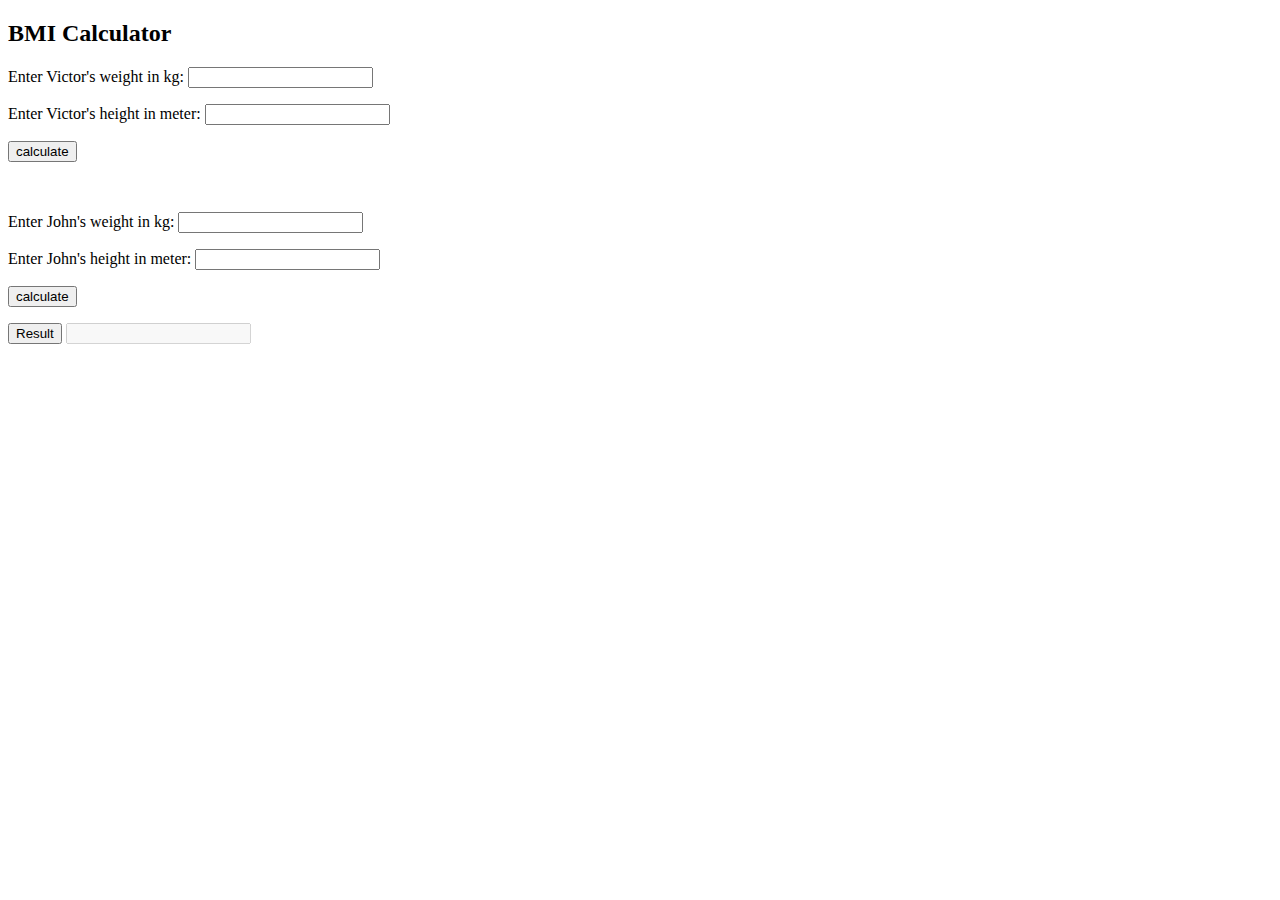
<file: BMI Calculator/index.html>
<!DOCTYPE html>
<html lang="en">
<head>
    <meta charset="UTF-8">
    <meta name="viewport" content="width=device-width, initial-scale=1.0">
    <title>Document</title>
</head>
<body>
    <h2>BMI Calculator</h2>

<p>
    Enter Victor's weight in kg:
    <input type="text" id="weight1">
</p>

<p>
    Enter Victor's height in meter:
    <input type="text" id="height1">
</p>

<input type="button" onclick="bmi1()" value="calculate">
<p id="output1"></p>
<br>

<p>
    Enter John's weight in kg:
    <input type="text" id="weight2">
</p>

<p>
    Enter John's height in meter:
    <input type="text" id="height2">
</p>

<input type="button" onclick="bmi2()" value="calculate">
<p id="output2"></p>


<label for="Result"><button id="Result1">Result</button></label>
<input type="text" id="result"  value = "" disabled >



</body>
<script src="index.js"></script>
</html>
</file>
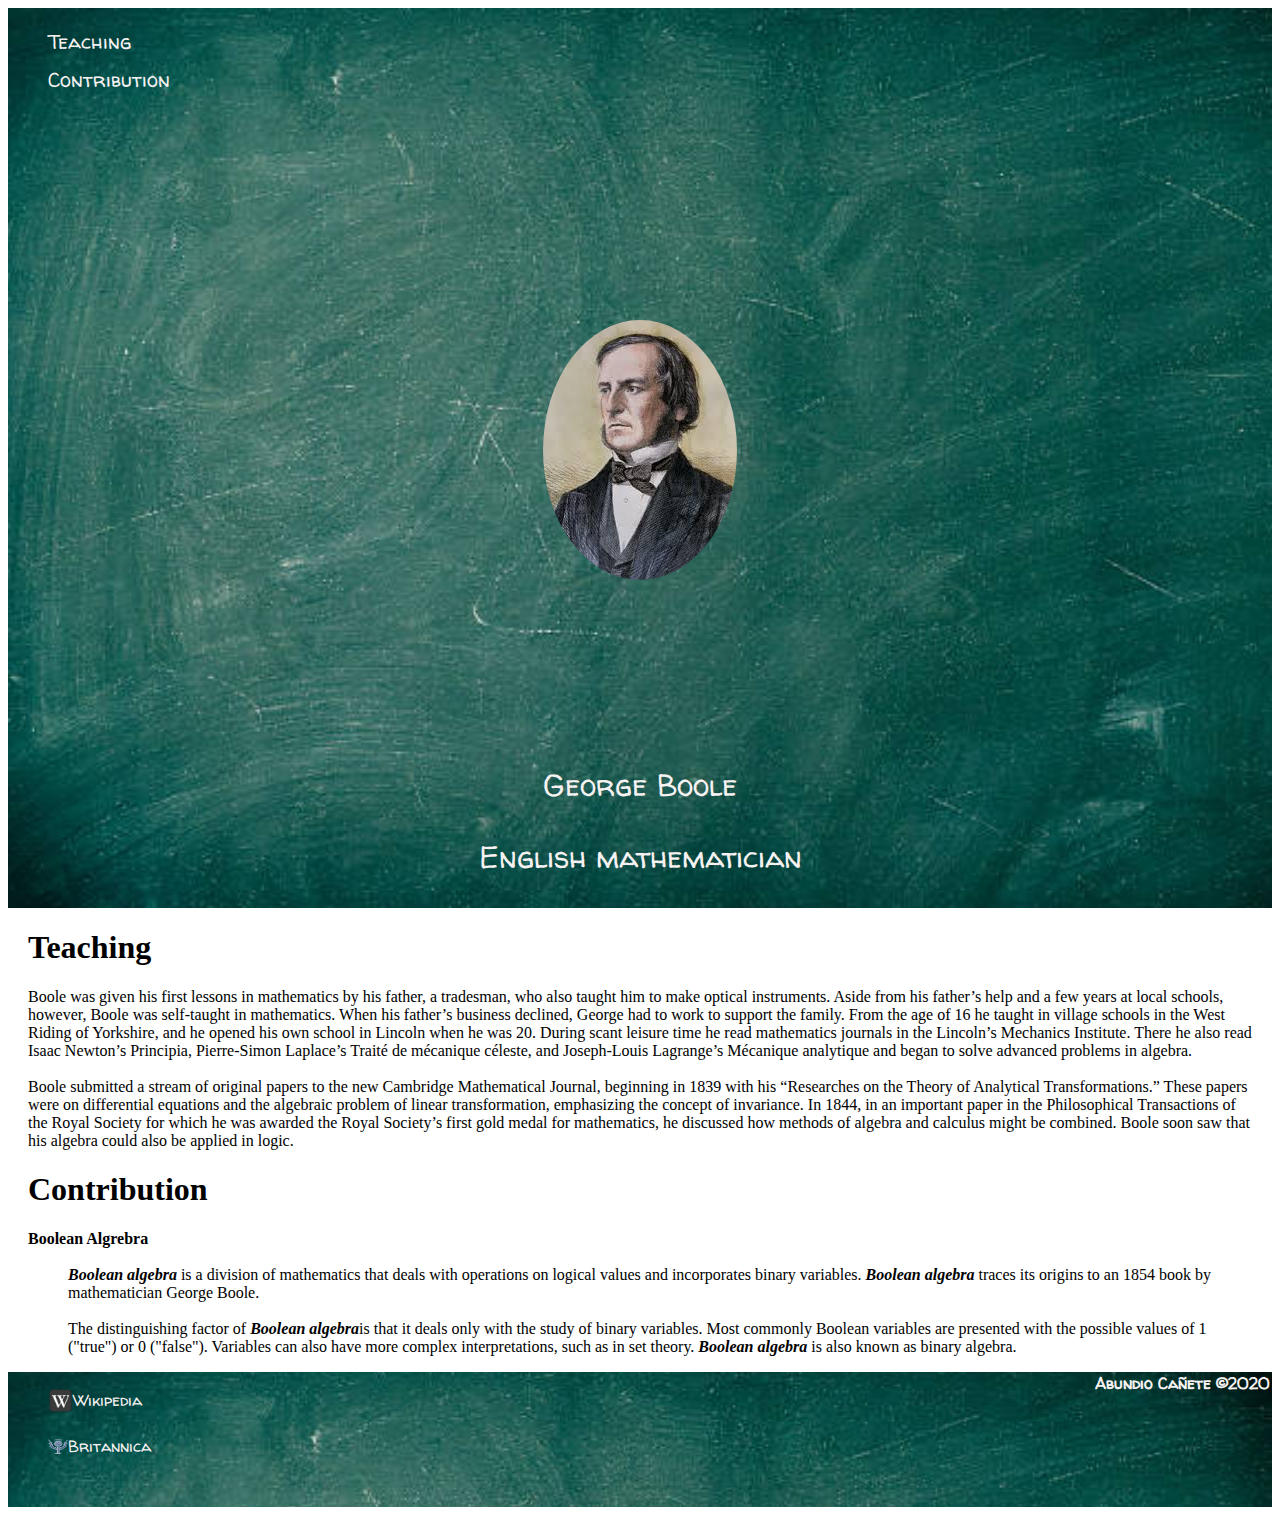
<file: tributePage/index.html>
<!DOCTYPE html>
<html lang="en">

<head>
    <meta charset="UTF-8">
    <meta name="viewport" content="width=device-width, initial-scale=1.0">
    <meta name="Author" content="George Boole">
    <link rel="stylesheet" href="style.css">
    <link rel="preconnect" href="https://fonts.gstatic.com">
    <link href="https://fonts.googleapis.com/css2?family=Walter+Turncoat&display=swap" rel="stylesheet">
    <title>"George Boole"</title>
</head>

<body>
    <main>

        <div id="img-div"><img id="image" src="boole.png" alt="">
            <Caption>George Boole</Caption>
            <br>
           <p>English mathematician</p> 
           <ul class="nav">
               <li id="teach"><a href="#teaching">Teaching</a></li>
               <li id="cont"><a href="#Contribution">Contribution</a></li>
           </ul>
         </div>
        <section id="tribute-info">
            <h1 id="teaching">Teaching</h1>
            <article> 
                <p>Boole was given his first lessons in mathematics by his father, a tradesman, who also taught him to
                    make
                    optical instruments. Aside from his father’s help and a few years at local schools, however, Boole
                    was
                    self-taught in mathematics. When his father’s business declined, George had to work to support the
                    family. From the age of 16 he taught in village schools in the West Riding of Yorkshire, and he
                    opened
                    his own school in Lincoln when he was 20. During scant leisure time he read mathematics journals in
                    the
                    Lincoln’s Mechanics Institute. There he also read Isaac Newton’s Principia, Pierre-Simon Laplace’s
                    Traité de mécanique céleste, and Joseph-Louis Lagrange’s Mécanique analytique and began to solve
                    advanced problems in algebra. <br>
                    <br>
                    Boole submitted a stream of original papers to the new Cambridge Mathematical Journal, beginning in
                    1839
                    with his “Researches on the Theory of Analytical Transformations.” These papers were on differential
                    equations and the algebraic problem of linear transformation, emphasizing the concept of invariance.
                    In
                    1844, in an important paper in the Philosophical Transactions of the Royal Society for which he was
                    awarded the Royal Society’s first gold medal for mathematics, he discussed how methods of algebra
                    and
                    calculus might be combined. Boole soon saw that his algebra could also be applied in logic.</p>
            </article>
            <h1 id="Contribution">Contribution</h1>
            <dl>
                <dt><strong>Boolean Algrebra</strong></dt><br>
                <dd><strong><em> Boolean algebra</em></strong>  is a division of mathematics that deals with operations on logical values and
                    incorporates
                    binary variables. <strong><em> Boolean algebra</em></strong> traces its origins to an 1854 book by mathematician George Boole.
                    <br>
                    <br>
                    The distinguishing factor of <strong><em> Boolean algebra</em></strong>is that it deals only with the study of binary
                    variables. Most
                    commonly Boolean variables are presented with the possible values of 1 ("true") or 0 ("false").
                    Variables
                    can also have more complex interpretations, such as in set theory. <strong><em> Boolean algebra</em></strong> is also known as
                    binary
                    algebra.</dd>

            </dl>

        </section>
        <footer>
            <ul>
                <li><a href="https://en.wikipedia.org/wiki/George_Boole" target="_blank"><img id="wiki" src="wikipedia.png" alt="">Wikipedia</a></li><br>
                <li><a href="https://www.britannica.com/biography/George-Boole" target="_blank"><img id="britannica" src="encyclop-dia-britannica.svg" alt=""> Britannica</a></li>
            </ul>
          <strong id="author">Abundio Cañete &#169;2020</strong></footer>

    </main>
    

</body>
</html>
</file>
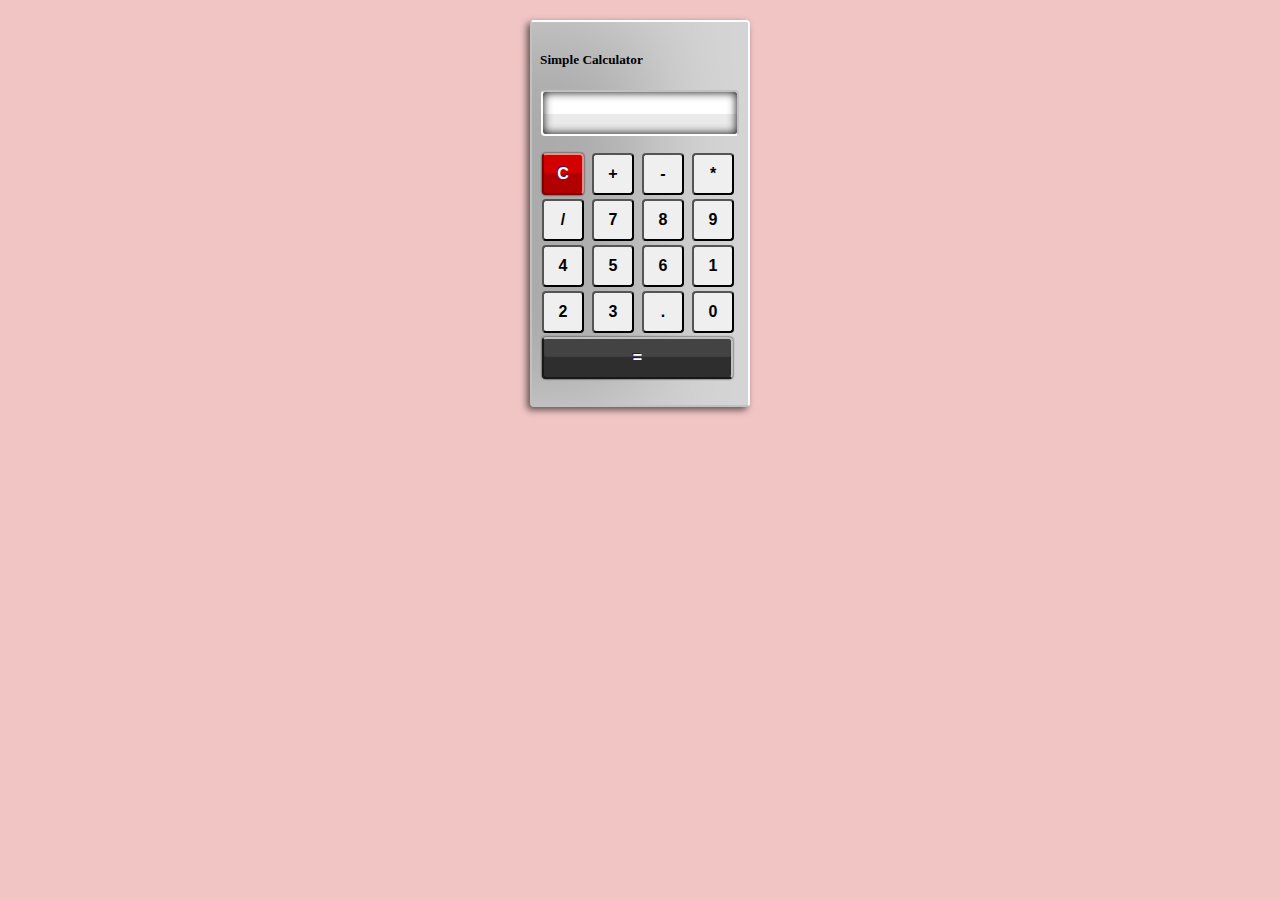
<file: Calculator/calculator.html>
<!DOCTYPE html>
<html lang="en">

<head>
    <meta charset="UTF-8">
    <meta name="viewport" content="width=device-width, initial-scale=1.0">
    <link rel="stylesheet" href="calculator.css">
    <title>Calc</title>
</head>

<body>
    <div class="calculator">

    
             <h5>Simple Calculator</h5>
            
            <input type="text" value="" id="display" disabled>
            <!--<div class="operator">"
         <button>+</button>
         <button>-</button>
         <button>*</button>
         <button>/</button>
        </div>-->
        <button id="clear">C</button>
            <span class="numbers">
                  
                <button>+</button>
                <button>-</button>
                <button>*</button>
                <button>/</button>
                <button value="7">7</button>
                <button value="8">8</button>
                <button value="9">9</button>
                <button value="4">4</button>
                <button value="5">5</button>
                <button value="6">6</button>
                <button value="1">1</button>
                <button value="2">2</button>
                <button value="3">3</button>
                <button id="decimal">.</button>
                <button value="0">0</button>
                
            </span>
           <button id="equals">=</button>
    </div>
    <script src="calculator.js"></script>
</body>

</html>
</file>
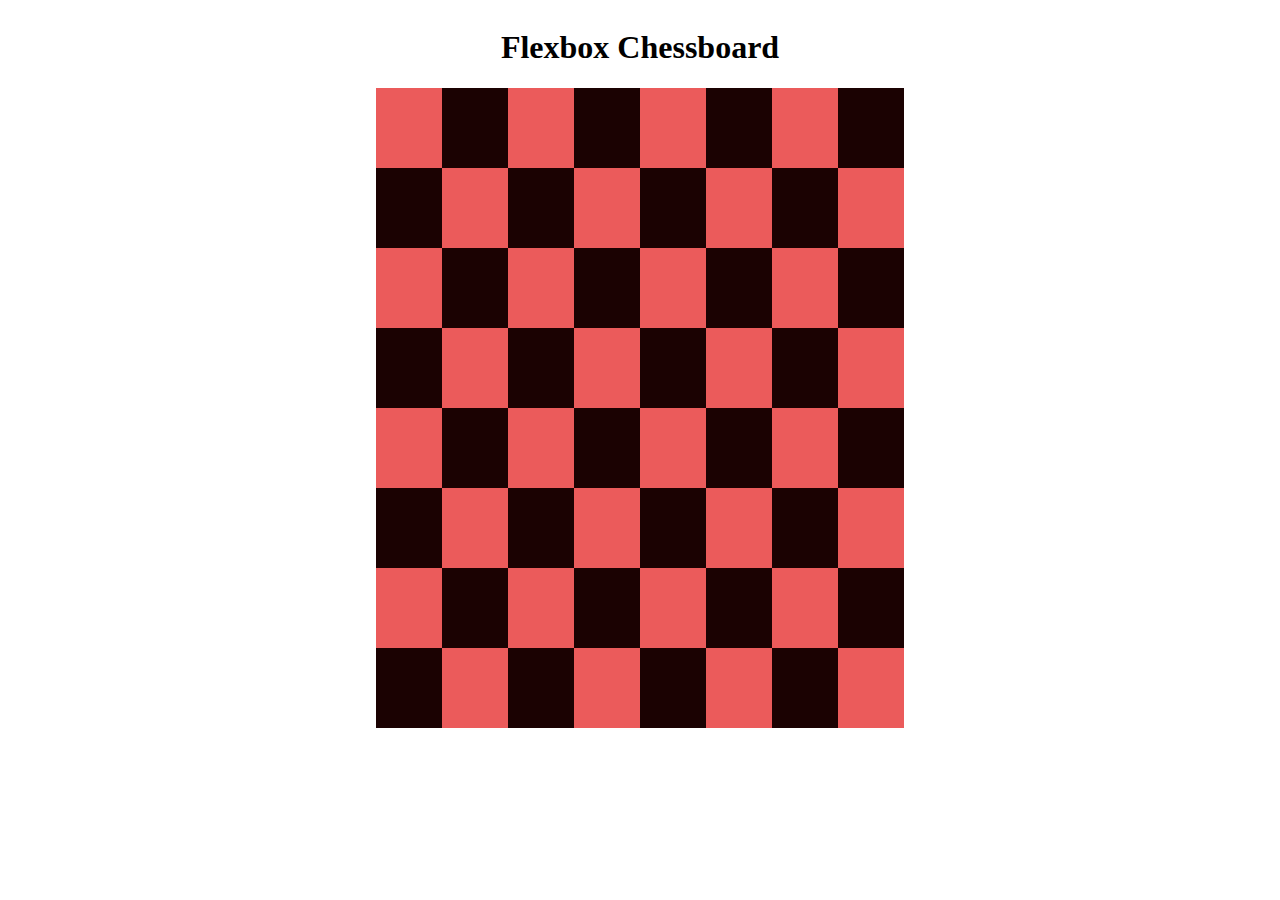
<file: Chessboard/chessBoard.html>
<!DOCTYPE html>
<html lang="en">

<head>
    <meta charset="UTF-8">
    <meta name="viewport" content="width=device-width, initial-scale=1.0">
    <link rel="stylesheet" href="chessStyle.css">
    <title>Chessboard</title>
</head>

<body>
    <h1>Flexbox Chessboard</h1>
   <div class="container">
       <table>
       
           <tr>
            <td></td>
            <td></td>
            <td></td>
            <td></td>
            <td></td>
            <td></td>
            <td></td>
            <td></td>
        </tr>
        <tr>
            <td></td>
            <td></td>
            <td></td>
            <td></td>
            <td></td>
            <td></td>
            <td></td>
            <td></td>
        </tr>
        <tr>
            <td></td>
            <td></td>
            <td></td>
            <td></td>
            <td></td>
            <td></td>
            <td></td>
            <td></td>
        </tr>
        <tr>
            <td></td>
            <td></td>
            <td></td>
            <td></td>
            <td></td>
            <td></td>
            <td></td>
            <td></td>
        </tr>
        <tr>
            <td></td>
            <td></td>
            <td></td>
            <td></td>
            <td></td>
            <td></td>
            <td></td>
            <td></td>
        </tr>
        <tr>
            <td></td>
            <td></td>
            <td></td>
            <td></td>
            <td></td>
            <td></td>
            <td></td>
            <td></td>
        </tr>
        <tr>
            <td></td>
            <td></td>
            <td></td>
            <td></td>
            <td></td>
            <td></td>
            <td></td>
            <td></td>
        </tr>
        <tr>
            <td></td>
            <td></td>
            <td></td>
            <td></td>
            <td></td>
            <td></td>
            <td></td>
            <td></td>
        </tr>
       </table>

   </div>
    
</body>

</html>
</file>
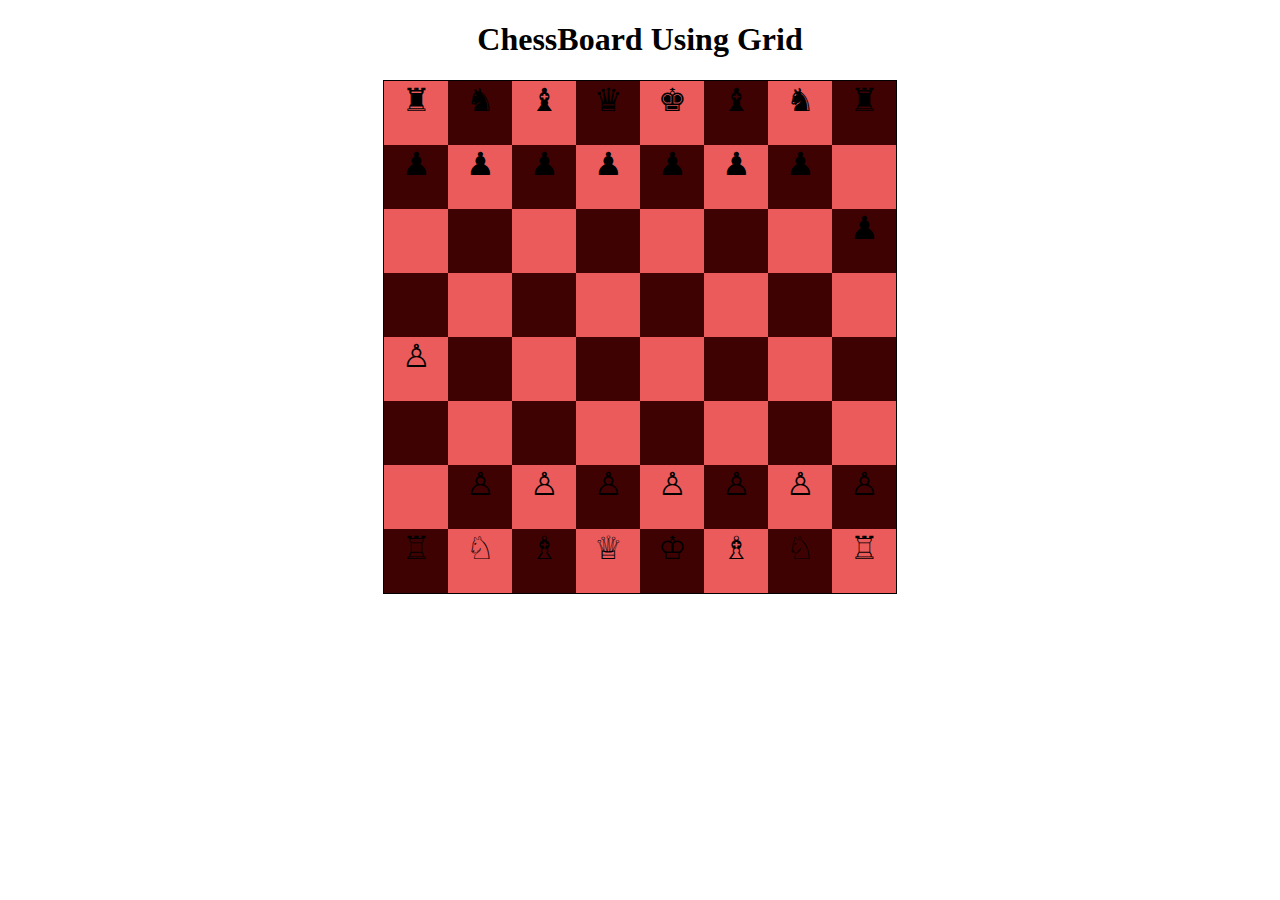
<file: Chessboard/chessGrid.html>
<!DOCTYPE html>
<html lang="en">

<head>
    <meta charset="UTF-8">
    <meta name="viewport" content="width=device-width, initial-scale=1.0">
    <link rel="stylesheet" href="chessGridStyle.css">
    <title>Document</title>
</head>

<body>
    <h1>ChessBoard Using Grid</h1>
    <main class="chessGrid">
       <div class="position">&#9820;</div>
       <div class="position">&#9822;</div>
       <div class="position">&#9821;</div>
       <div class="position">&#9819;</div>
       <div class="position">&#9818;</div>
       <div class="position">&#9821;</div>
       <div class="position">&#9822;</div>
       <div class="position">&#9820;</div>
       <div class="position">&#9823;</div>
       <div class="position">&#9823;</div>
       <div class="position">&#9823;</div>
       <div class="position">&#9823;</div>
       <div class="position">&#9823;</div>
       <div class="position">&#9823;</div>
       <div class="position">&#9823;</div>
       <div class="position"></div>
       <div class="position"></div>
       <div class="position"></div>
       <div class="position"></div>
       <div class="position"></div>
       <div class="position"></div>
       <div class="position"></div>
       <div class="position"></div>
       <div class="position">&#9823;</div>
       <div class="position"></div>
       <div class="position"></div>
       <div class="position"></div>
       <div class="position"></div>
       <div class="position"></div>
       <div class="position"></div>
       <div class="position"></div>
       <div class="position"></div>
       <div class="position">&#9817;</div>
       <div class="position"></div>
       <div class="position"></div>
       <div class="position"></div>
       <div class="position"></div>
       <div class="position"></div>
       <div class="position"></div>
       <div class="position"></div>
       <div class="position"></div>
       <div class="position"></div>
       <div class="position"></div>
       <div class="position"></div>
       <div class="position"></div>
       <div class="position"></div>
       <div class="position"></div>
       <div class="position"></div>
       <div class="position"></div>
       <div class="position">&#9817;</div>
       <div class="position">&#9817;</div>
       <div class="position">&#9817;</div>
       <div class="position">&#9817;</div>
       <div class="position">&#9817;</div>
       <div class="position">&#9817;</div>
       <div class="position">&#9817;</div>
       <div class="position">&#9814;</div>
       <div class="position">&#9816;</div>
       <div class="position">&#9815;</div>
       <div class="position">&#9813;</div>
       <div class="position">&#9812;</div>
       <div class="position">&#9815;</div>
       <div class="position">&#9816;</div>
       <div class="position">&#9814;</div>
    </main>

</body>

</html>
</file>
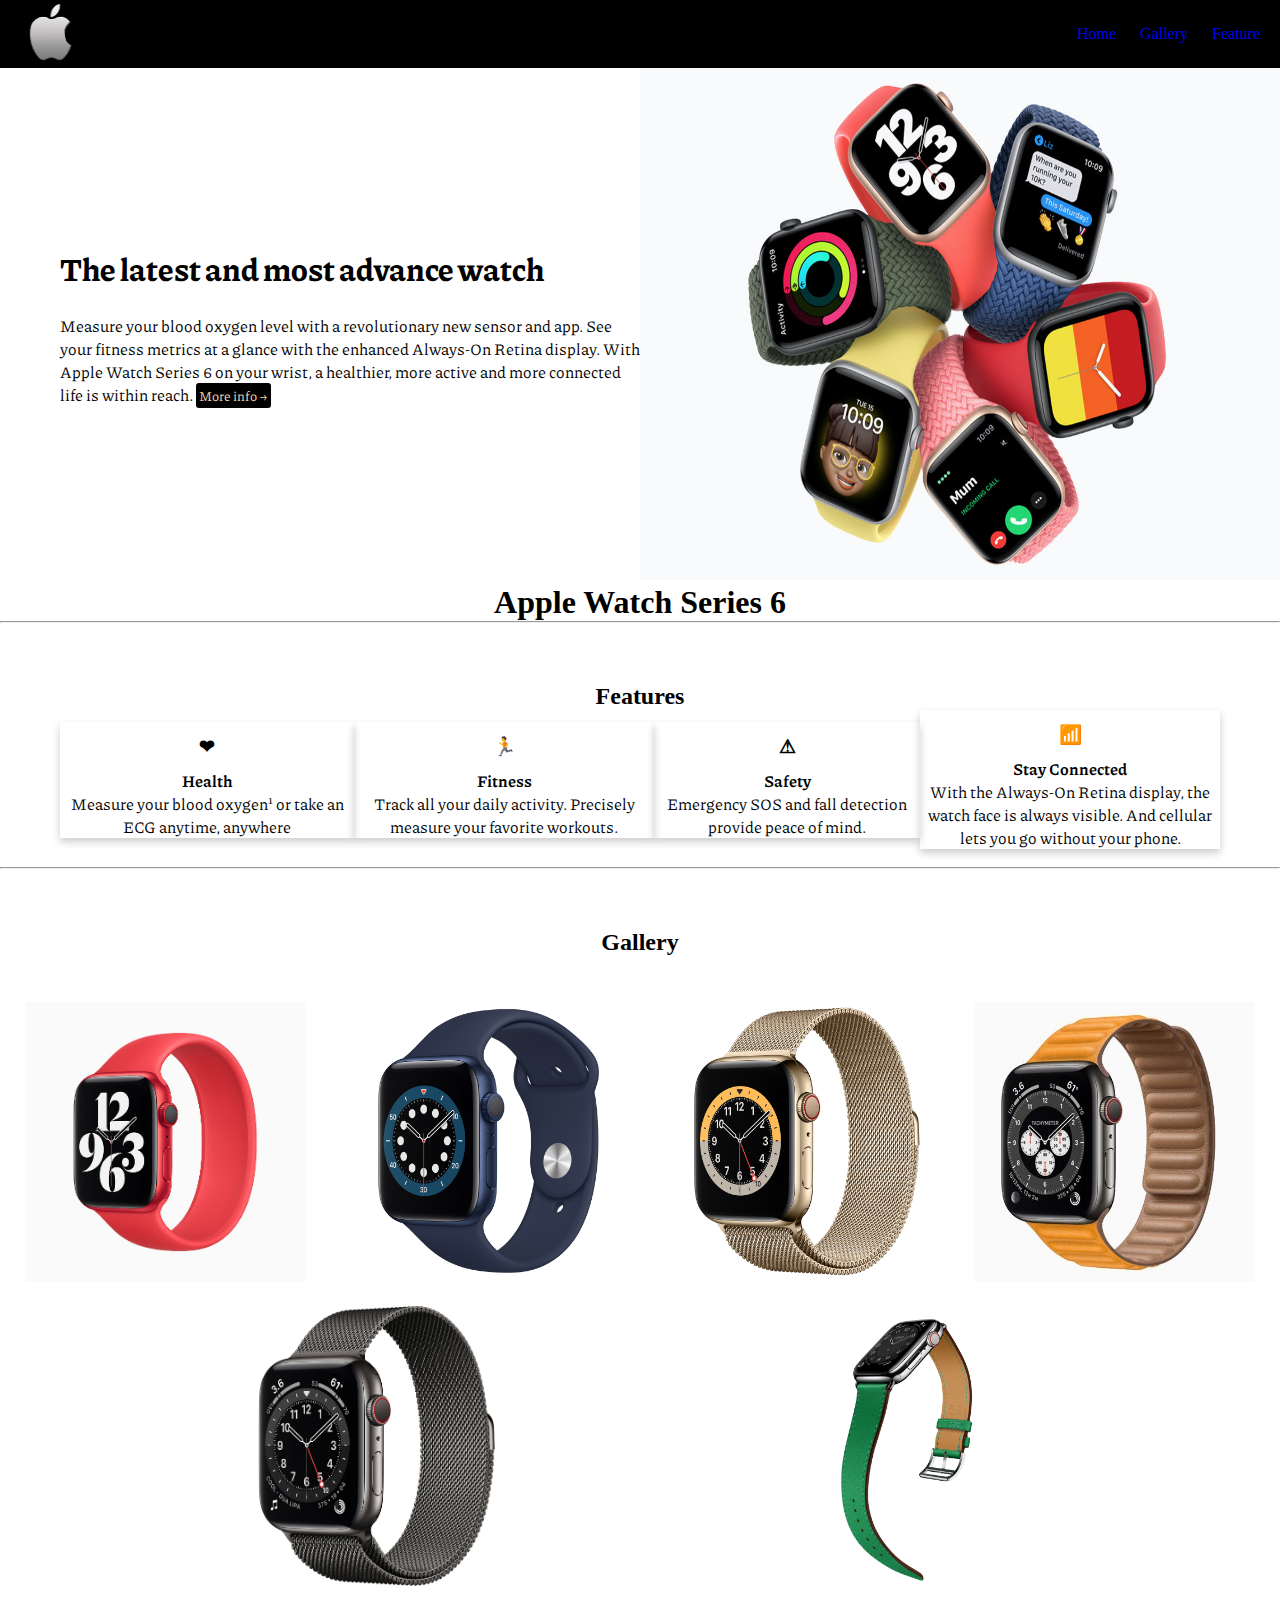
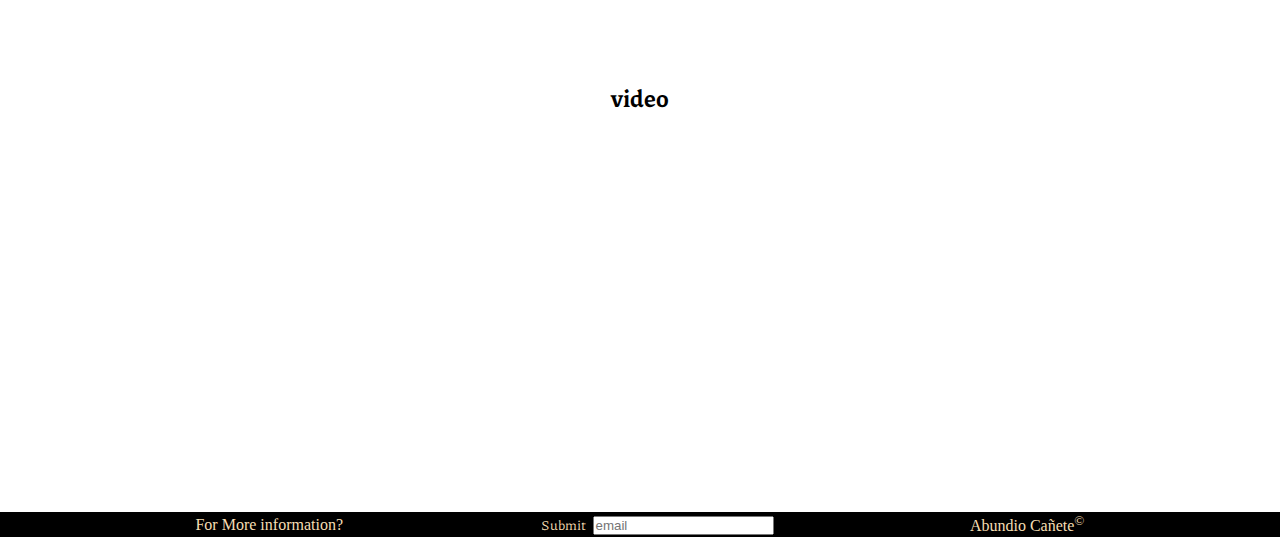
<file: Landing page + form/appleWatchSeries6.html>
<!DOCTYPE html>
<html lang="en">

<head>
    <meta charset="UTF-8">
    <meta name="viewport" content="width=device-width, initial-scale=1.0">
    <link rel="stylesheet" href="applewatchs6.css">
    <link rel="preconnect" href="https://fonts.gstatic.com">
    <link href="https://fonts.googleapis.com/css2?family=Piazzolla:wght@100;400;700&display=swap" rel="stylesheet">
    <title>Apple Watch Series 6</title>
</head>

<body>
    <header id="header">
        <div class="logo">
            <img src="applelogo.png" id="header-img">
        </div>
        <div class="nav-right">
            <nav id="nav-link">
                <ul>
                    <li><a href="#header">Home</a> </li>
                    <li><a href="#gallery2">Gallery</a> </li>
                    <li><a href="#feat">Feature</a> </li>
                </ul>
            </nav>
        </div>
    </header>
    <section class="Description">
        <div class="desc">
            <h1>The latest and most advance watch</h1><br>
            <p>Measure your blood oxygen level with a revolutionary new sensor and app. See your fitness metrics at a
                glance with the enhanced Always-On Retina display. With Apple Watch Series 6 on your wrist, a healthier,
                more active and more connected life is within reach. <a href=""><button>More info &#x2192;</button></a>
            </p>
        </div>
        <div>
            <img src="applewatch1.jpg" alt="" id="appleWatches">
        </div>
    </section>
    <main id="mainContent">
        <h1 class="appleHead">Apple Watch Series 6</h1>
        <hr>
        <h2 id="feat">Features</h2>
        <div id="features">
            <div class="features2">
                <h3>&#10084;</h3>
                <h4>Health</h4>
                <p>Measure your blood oxygen¹ or take an ECG anytime, anywhere</p>
            </div>
            <div class="features2">
                <h3>&#127939;</h3>
                <h4>Fitness</h4>
                <p>Track all your daily activity. Precisely measure your favorite workouts.</p>
            </div>
            <div class="features2">
                <h3>&#x26A0;</h3>
                <h4>Safety</h4>
                <p>Emergency SOS and fall detection provide peace of mind.</p>
            </div>
            <div class="features2">
                <h3>&#x1f4f6;</h3>
                <h4>Stay Connected</h4>
                <p>With the Always-On Retina display, the watch face is always visible. And cellular lets you go without
                    your phone.</p>
            </div>
        </div>
        <br>
        <hr>
        <h2 id="gallery2">Gallery</h2>
        <br><br>
        <div class="gallery1">
            <div class="Gallery">
                <img src="applewatch2.jpg" alt="">
            </div>
            <div class="Gallery"><img src="applewatch3.jpg" alt=""></div>
            <div class="Gallery"><img src="applewatch4.jpg" alt=""></div>
            <div class="Gallery"><img src="applewatch5.jpg" alt=""></div>
            <div class="Gallery"><img src="applewatch6.jpg" alt=""></div>
            <div class="Gallery"><img src="applewatch7.jpg" alt=""></div>
        </div>
        <div id="video">
            <h2>video</h2><br>
            <iframe width="560" height="315" src="https://www.youtube.com/embed/TCMnrssX1NE" frameborder="0"
                allow="accelerometer; autoplay; clipboard-write; encrypted-media; gyroscope; picture-in-picture"
                allowfullscreen></iframe>
        </div>

    </main>


    <footer>
        <p>For More information?</p>
        <div>
            <form action="" method="get" class="email">
                <label for="email"><Button>Submit</Button></label>
                <input type="email" name="email" placeholder="email" required>
            </form>
        </div>
        <div>
            <p>Abundio Cañete<sup>&copy;</sup></p>
        </div>
    </footer>


</body>

</html>
</file>
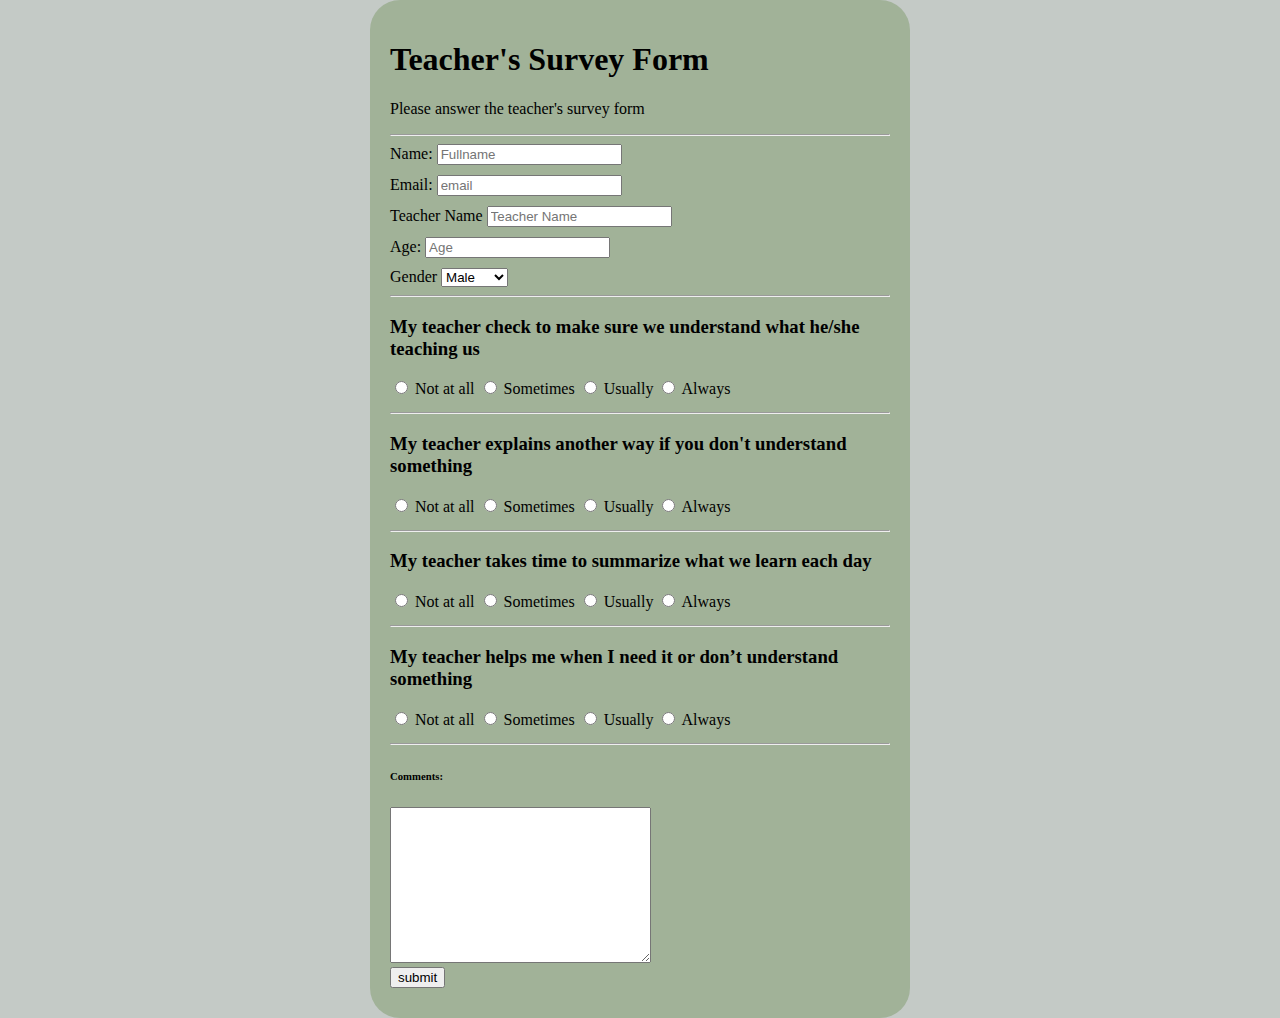
<file: Landing page + form/surveyForm.html>
<!DOCTYPE html>
<html lang="en">
<head>
    <meta charset="UTF-8">
    <meta name="viewport" content="width=device-width, initial-scale=1.0">
    <link rel="stylesheet" href="surveyForm.css">
    <title>Survey Form</title>
</head>
<body>

 <form action="" id="survey-form" method="GET">
  <h1 id="title">Teacher's Survey Form</h1>
  <p id="description">Please answer the teacher's survey form</p>
  <hr>
   <label for="name" id="name-label">Name:</label>
   <input type="text" id="name" placeholder="Fullname" required> <br>
   <label for="email" id="email-label">Email:</label>
   <input type="email" id="email" placeholder="email" required><br>
   <label for="techer name">Teacher Name</label>
   <input type="text" name="teacher name" id=" teacherName" placeholder="Teacher Name" required> <br>
   <label for="Number" id="number-label">Age:</label>
   <input type="number" id="number" placeholder="Age"  max="2" required> <br>
   <label for="Gender">Gender</label>
   <select name="Gender" id="dropdown"> <br>
   <option value="Male">Male</option>
   <option value="Female">Female</option>
   </select>
   <hr>
   <h3>My teacher check to make sure we understand what he/she teaching us</h3>
   <input type="radio">
   <label for="classroom">Not at all</label>
   <input type="radio">
   <label for="Classroom">Sometimes</label>
   <input type="radio">
   <label for="Classroom">Usually</label>
   <input type="radio">
   <label for="Classroom">Always</label>
   <hr>
   <h3>My teacher explains another way if you don't understand something</h3>
   <input type="radio">
   <label for="classroom">Not at all</label>
   <input type="radio">
   <label for="Classroom">Sometimes</label>
   <input type="radio">
   <label for="Classroom">Usually</label>
   <input type="radio">
   <label for="Classroom">Always</label>
   <hr>
   <h3>My teacher takes time to summarize what we learn each day</h3>
   <input type="radio">
   <label for="classroom">Not at all</label>
   <input type="radio">
   <label for="Classroom">Sometimes</label>
   <input type="radio">
   <label for="Classroom">Usually</label>
   <input type="radio">
   <label for="Classroom">Always</label>
   <hr>
   <h3>My teacher helps me when I need it or don’t understand something</h3>
   <input type="radio">
   <label for="classroom">Not at all</label>
   <input type="radio">
   <label for="Classroom">Sometimes</label>
   <input type="radio">
   <label for="Classroom">Usually</label>
   <input type="radio">
   <label for="Classroom">Always</label>
   <hr>
   <h6>Comments:</h6>
   <textarea name="Comments" id="textArea" cols="30" rows="10"></textarea><br>
   <input type="submit" value="submit" id="submit">
   
 </form>
</body>
</html>
</file>
<file: tributePage/style.css>
#img-div{
    background-image: url("chalkboard.png");
    height: 100vh;
    background-repeat: no-repeat ;
    background-size: cover;
    font-family: 'Walter Turncoat', cursive;
    color: rgb(247, 242, 242);
    display: flex;
    text-align: center;
    flex-direction: column;
    font-size: 30px;
    justify-content: flex-end;
}
#image{
   /* 
    position: relative;
    margin-left: 50%;
    margin-right: 50%;*/
    top: 50%;
    left:50%;
    transform: translate(-50%, -50%);
    position: absolute;
    border-radius: 50%;
}
footer{
    background-image: url("chalkboard.png");
    background-repeat: no-repeat ;
    background-size: cover;
    height: 15vh;
    font-family: 'Walter Turncoat', cursive;
    color: rgb(247, 242, 242);
    display: flex;
    justify-content: flex-start;
    flex-direction: row;
}
li, a{
    text-decoration: none;
    list-style-type: none;
    align-items: center;
    color: rgb(247, 242, 242);
    display: flex;
}
#author{
    display: flex;
    position: absolute;
    right: 10px;
}
#wiki{
    width: 25px;
}
#britannica{
    width: 20px;
    height: 20px;
}
.nav{
    display: inline-flex;
    flex-direction:column;
    font-size: 20px;
    position: absolute;
    left:3px;
    top:3px;
}
#teach{
    border:2px;
    margin: 5px;
}
#cont{
    border:2px;
    margin: 5px;
}
#tribute-info{
    margin-right: 20px;
    margin-left: 20px;
    margin-top: 10px;
}

@media all and (max-width:500px){
    
    h1{
        text-align: center;
        font-family: 'Walter Turncoat', cursive;
        color:pink;
    }
    #tribute-info{
        text-align: center;
        font-family: 'Walter Turncoat', cursive;
        color:fuchsia;
    }
    footer{
        align-items: center;
        justify-content: center;
    }
    #author{
        display: flex;
        position: absolute;
        right: 10px;
        top:10px;
    }
    #image{
        height: 100px;
        width: 100px;
    }


}
</file>
<file: Calculator/calculator.css>
body{
  box-sizing: border-box;
  margin: 0;
  padding: 0;
  background: rgba(203,25,25, .25);
  align-items: center;
}

.calculator { 
  width: 200px;
padding: 8px 8px 20px 8px;
margin: 20px auto;
background-color: #ABABAB;
border-radius: 4px;
border-top: 2px solid #FFF;
border-right: 2px solid #FFF;
border-bottom: 2px solid #C1C1C1;
border-left: 2px solid #C1C1C1;
box-shadow: -3px 3px 7px rgba(0, 0, 0, .6), inset -100px 0px 100px rgba(255, 255, 255, .5);
  }
  
  button{
      display: inline-block;
      margin: 2px;
      width: 42px;
      height: 42px;
      font-size: 16px;
      font-weight: bold;
      border-radius: 4px;
  }
  #display{
  display: block;
margin: 15px auto;
height: 42px;
width: 174px;
padding:  0 10px;
border-radius: 4px;
border-top: 2px solid #C1C1C1;
border-right: 2px solid #C1C1C1;
border-bottom: 2px solid #FFF;
border-left: 2px solid #FFF;
background-color: #FFF;
box-shadow: inset 0px 0px 10px #030303, inset 0px -20px 1px rgba(150, 150, 150, .2);
font-size: 28px;
color: #666;
text-align: right;
font-weight: 400;
  }


  #clear{
      color: #FFF;
      text-shadow: -1px -1px 0px #44006F;
      background-color: #D20000;
      border-top: 2px solid #FF8484;
      border-right: 2px solid #FF8484;
      border-bottom: 2px solid #800000;
      border-left: 2px solid #800000;
      box-shadow: 0px 0px 2px #030303, inset 0px -20px 1px #B00000;
  }

#equals{
  width: 191px;
  margin: 2px 2px 6px 2px;
color: #FFF;
text-shadow: -1px -1px 0px #44006F;
background-color: #434343;
border-top: 2px solid #C1C1C1;
border-right: 2px solid #C1C1C1;
border-bottom: 2px solid #181818;
border-left: 2px solid #181818;
box-shadow: 0px 0px 2px #030303, inset 0px -20px 1px #2E2E2E;
}
</file>
<file: Chessboard/chessStyle.css>
body{
  display: flex;
  align-items: center;
  text-align: center;
  justify-content: center;
  flex-direction: column;
  overflow: auto;
}
  .container {
    display:flex;
    flex-direction: row;
    flex-wrap: wrap;
    width: 50vw;
    height: 50vw;
  }
table{
  margin: 0 auto;
	border-collapse: collapse;
	background: rgb(235, 91, 91);
}
tr:nth-child(odd) td:nth-child(even){
  background:rgb(27, 2, 2);
  width: 5vw;
  height: 5vw;
}
tr:nth-child(even) td:nth-child(odd){
  background:rgb(27, 2, 2);
  width: 5vw;
  height: 5vw;
}
#row{
  background: rgb(235, 91, 91);
}
</file>
<file: Chessboard/chessGridStyle.css>
body {
    margin: 0;
    padding: 0;
    box-sizing: border-box;
    display: flex;
    flex-direction: column;
    align-items: center;
    justify-content: center;
}

.chessGrid {
  display: grid;
  grid-template-columns: repeat(8,5vw);
  grid-template-rows: repeat(8, 5vw);
  justify-content: center;
  border:1px solid;
  margin-bottom:30px;
}
.position{
  font-size: 2.5vw; 
  display: flex;
  align-content: center;
  justify-content: center;
  top: 25%;
}
.position:nth-child(n+1):nth-child(odd):nth-child(-n+7){
  background: rgb(235, 91, 91);
}
.position:nth-child(n+1):nth-child(even):nth-child(-n+8){
  background:rgb(63, 2, 2);
}
.position:nth-child(n+9):nth-child(odd):nth-child(-n+15){
  background:rgb(63, 2, 2);
}
.position:nth-child(n+9):nth-child(even):nth-child(-n+16){
  background: rgb(235, 91, 91);
}
.position:nth-child(n+17):nth-child(even):nth-child(-n+24){
  background:rgb(63, 2, 2);
}
.position:nth-child(n+17):nth-child(odd):nth-child(-n+24){
  background: rgb(235, 91, 91);
}
.position:nth-child(n+25):nth-child(odd):nth-child(-n+31){
  background:rgb(63, 2, 2);
}
.position:nth-child(n+25):nth-child(even):nth-child(-n+32){
  background: rgb(235, 91, 91);
}
.position:nth-child(n+33):nth-child(odd):nth-child(-n+39){
  background: rgb(235, 91, 91);
}
.position:nth-child(n+33):nth-child(even):nth-child(-n+40){
  background:rgb(63, 2, 2);
}
.position:nth-child(n+41):nth-child(even):nth-child(-n+48){
  background: rgb(235, 91, 91);
}
.position:nth-child(n+41):nth-child(odd):nth-child(-n+47){
  background:rgb(63, 2, 2);
}
.position:nth-child(n+49):nth-child(odd):nth-child(-n+55){
  background: rgb(235, 91, 91);
}
.position:nth-child(n+49):nth-child(even):nth-child(-n+56){
  background:rgb(63, 2, 2);
}
.position:nth-child(n+57):nth-child(even):nth-child(-n+64){
  background: rgb(235, 91, 91);
}
.position:nth-child(n+57):nth-child(odd):nth-child(-n+63){
  background:rgb(63, 2, 2);
}
</file>
<file: Landing page + form/applewatchs6.css>
* {
    margin: 0;
    padding: 0;
    box-sizing: border-box;
}

#header {
    margin: auto;
    display: flex;
    flex-wrap: wrap;
    overflow: hidden;
    display: flex;
    align-items: center;
    justify-content: space-between;
    background: black;
}

#header-img {
    height: 5vw;
    width: 8vw;
}

#nav-link li {
    list-style-type: none;
    color: wheat;
    margin-right: 20px;
    padding: 90px, 10px;
    display: inline-block;
    vertical-align: top;

}

.Description {
    display: flex;
    flex-direction: row;
    align-items: center;
    justify-content: center;
}

#appleWatches {
    height: 40vw;
    width: 50vw;
}

.desc {
    margin-left: 60px;
    font-family: 'Piazzolla', serif;
}

button {
    background-color: black;
    font-family: 'Piazzolla', serif;
    padding: 3px;
    border: none;
    border-radius: 3px;
    color: wheat;
}

.appleHead {
    text-align: center;
}

h2 {
    text-align: center;
    margin-top: 60px;
}

h4 {
    margin-top: 10px;
}

h3 {
    margin-top: 10px;
}
a{
    text-decoration: none;
}

#features {
    display: flex;
    align-items: center;
    justify-content: space-between;
    flex-direction: row;
    margin-right: 60px;
    margin-left: 60px;
    font-family: 'Piazzolla', serif;
}

.features2 {
    box-shadow: 0 4px 8px 0 rgba(0, 0, 0, 0.2);
    max-width: 300px;
    margin: auto;
    display: block; 
    text-align: center;
}
.Gallery img{
    height: 300px;
    min-width: 300px;
    padding:10px;
}
.gallery1{
    display:flex;
    justify-content: space-evenly;
    flex-wrap: wrap;
    min-width: 36.6vw;
}
footer{
    background-color: black;
    color:wheat;
    display:flex;
    flex-wrap: wrap;
    justify-content: space-evenly;
    align-items: center;
}
#video{
    margin-top: 20px;
    text-align: center;
    display: flex;
    align-items: center;
    flex-flow: column;
    justify-content: center;
    font-family: 'Piazzolla', serif;
    margin-bottom: 60px;
}

@media all and (max-width: 500px){
    .Gallery img{
        height: 100px;
        min-width: 100px;
        padding:10px;
    }
}
</file>
<file: Landing page + form/surveyForm.css>
body{
    padding: 0;
    margin:0;
    box-sizing: border-box;
    background: rgba(1, 26, 9, 0.23);
}
form{
 width: 500px;
 margin:auto;
 border-radius: 30px;
 padding: 20px;
 background:rgba(49, 99, 2, 0.23);
}
label, input{
    margin-bottom: 10px;
}
</file>
